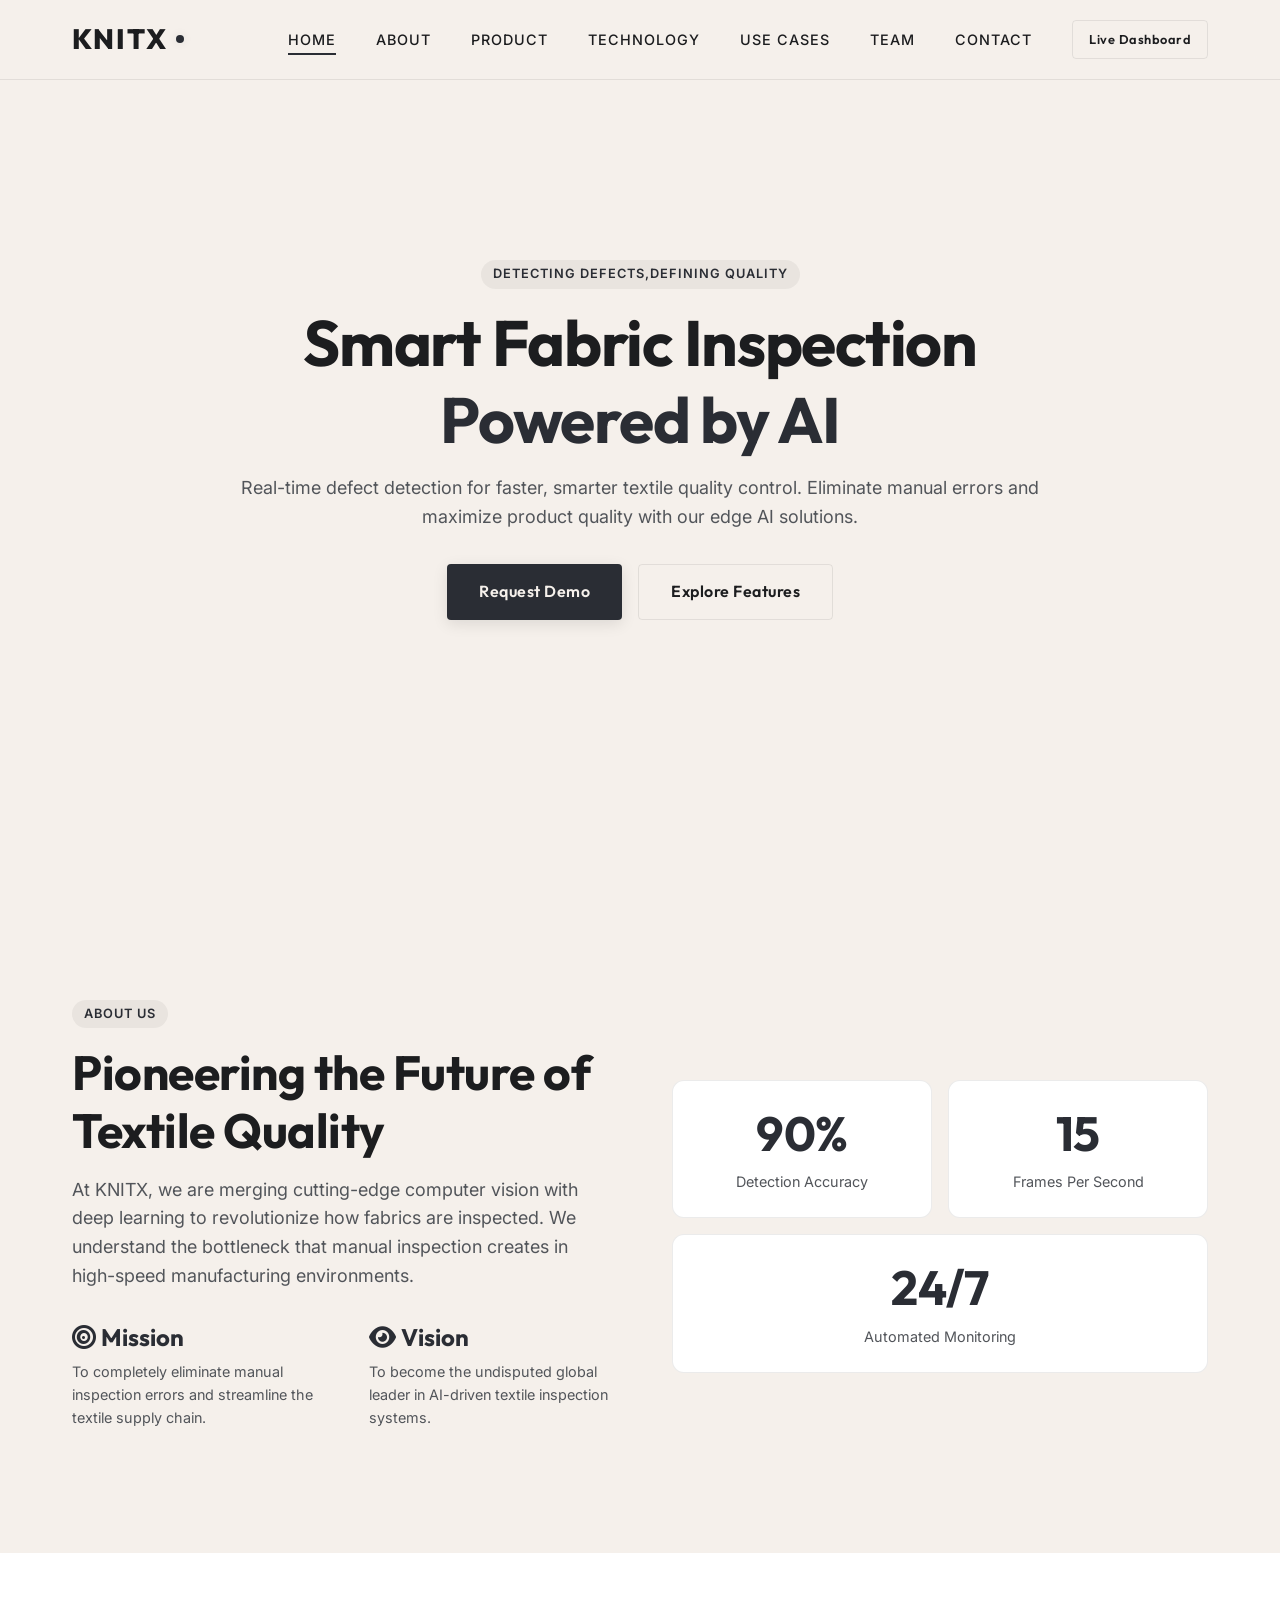
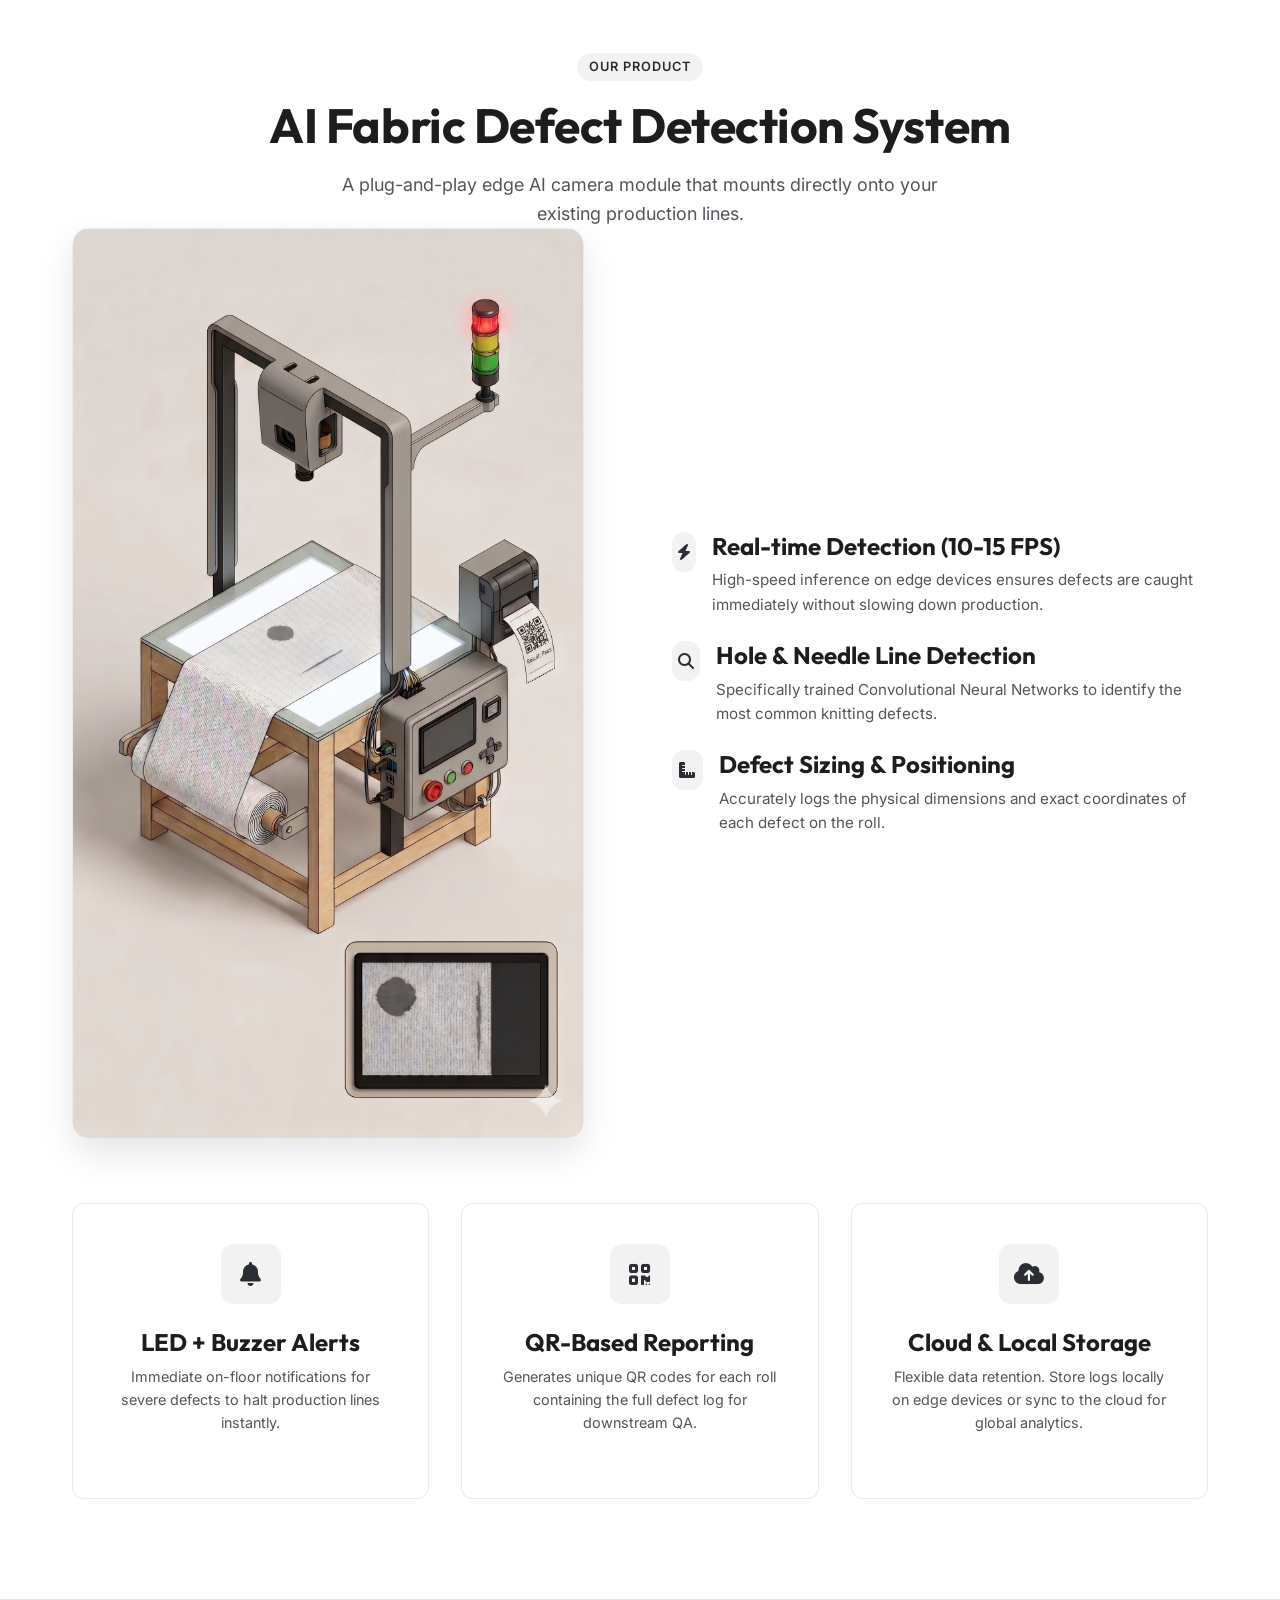
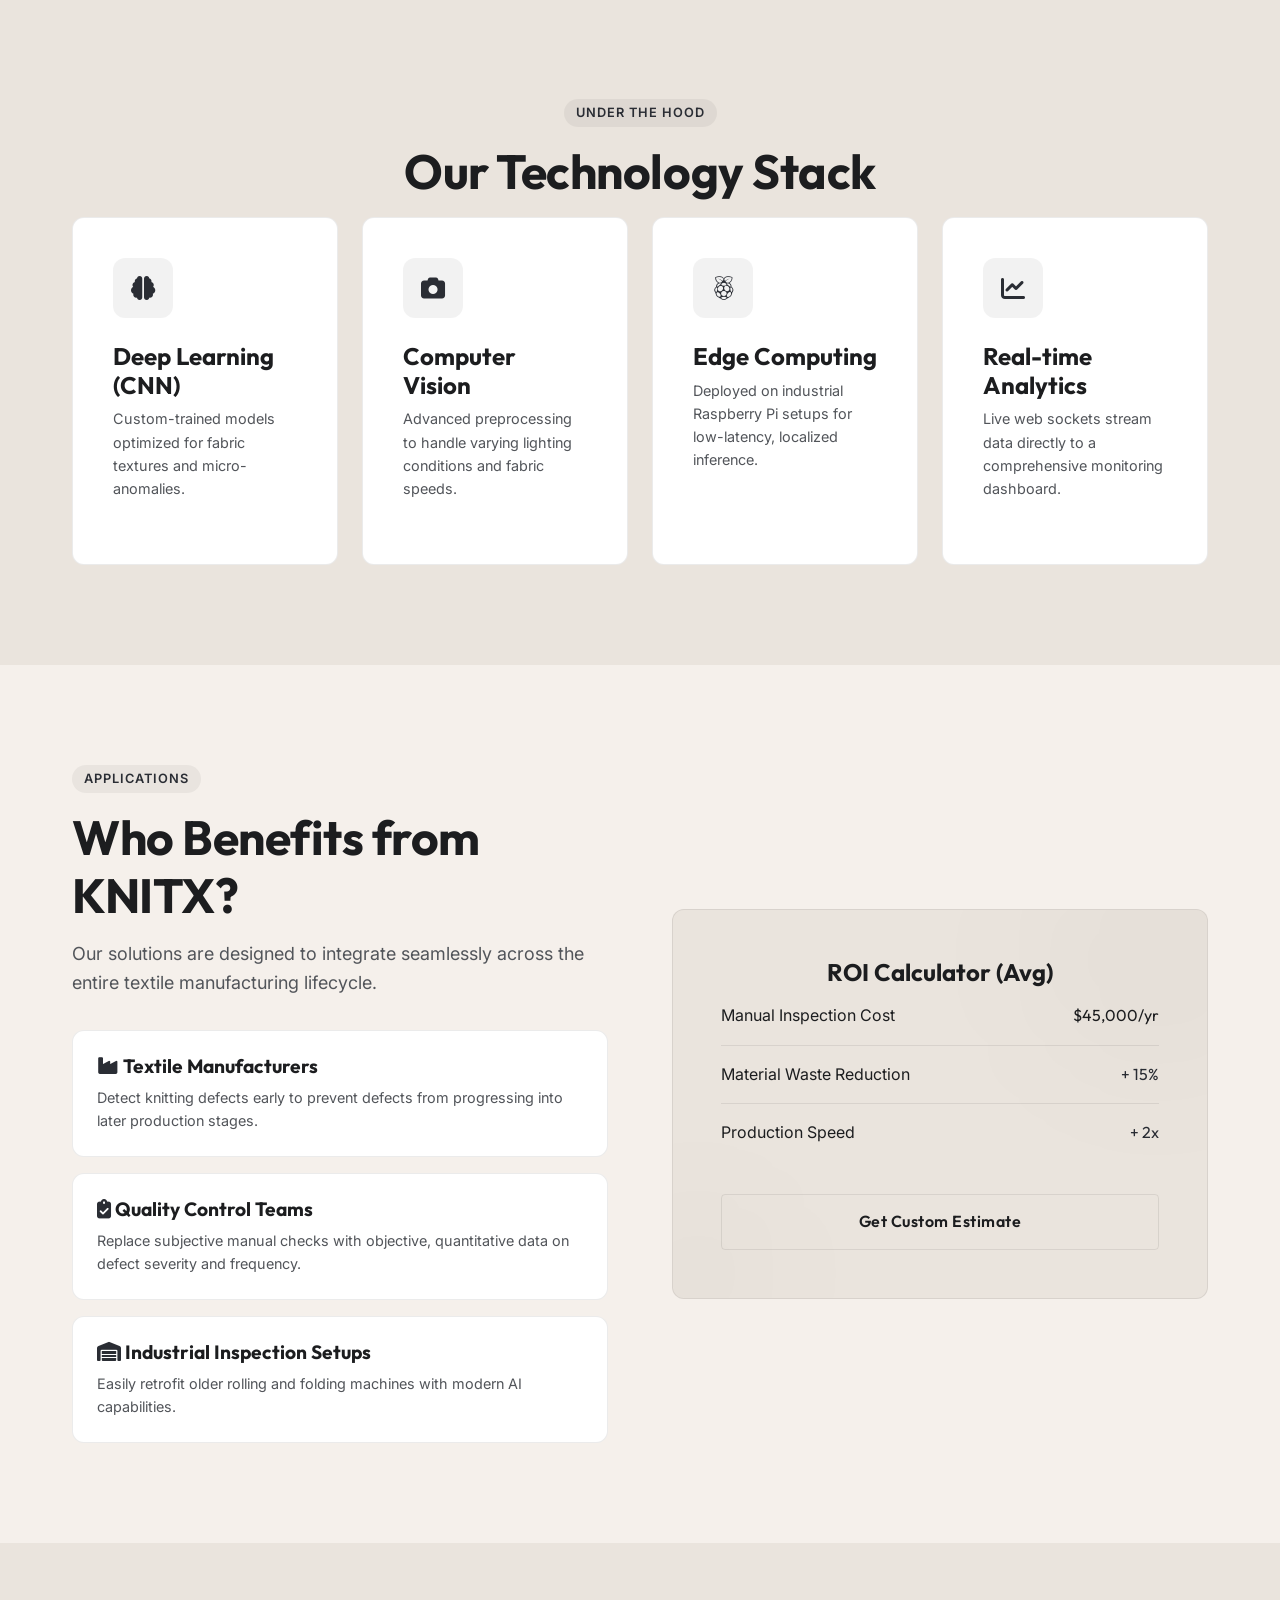
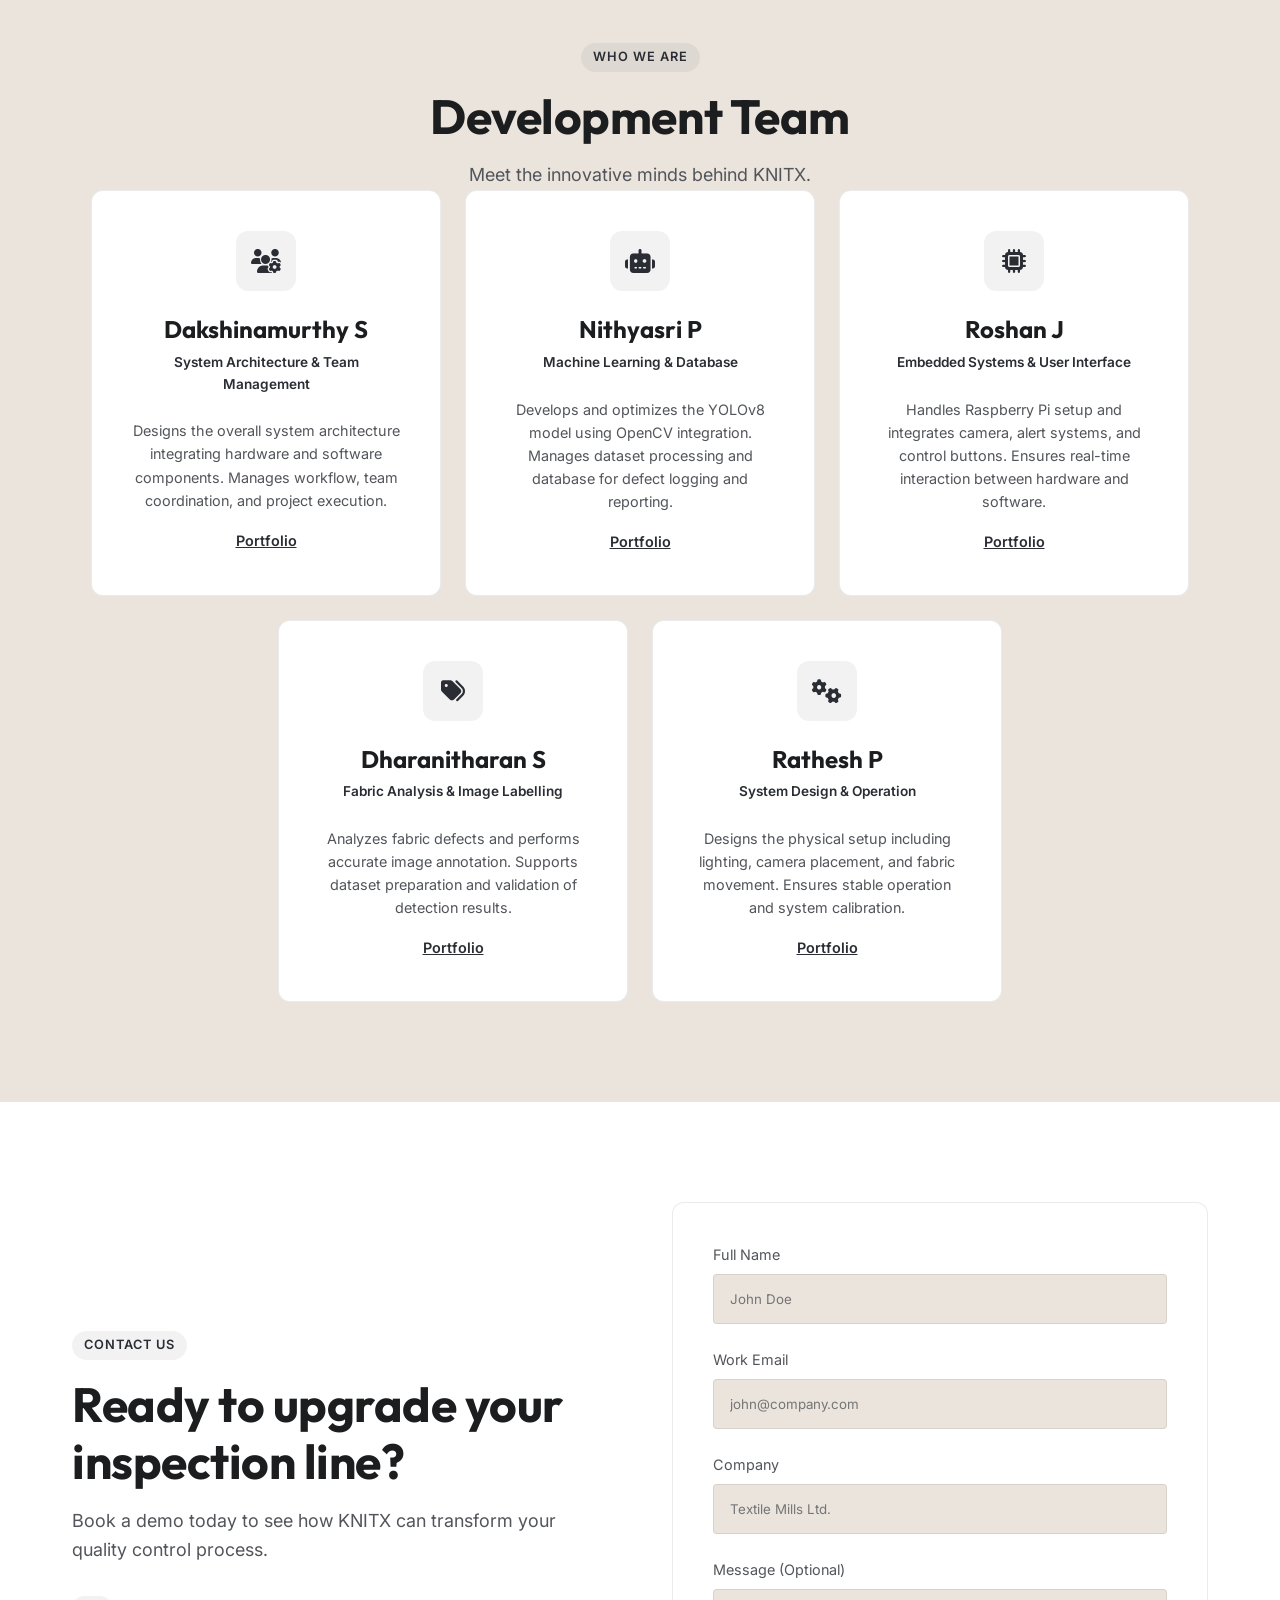
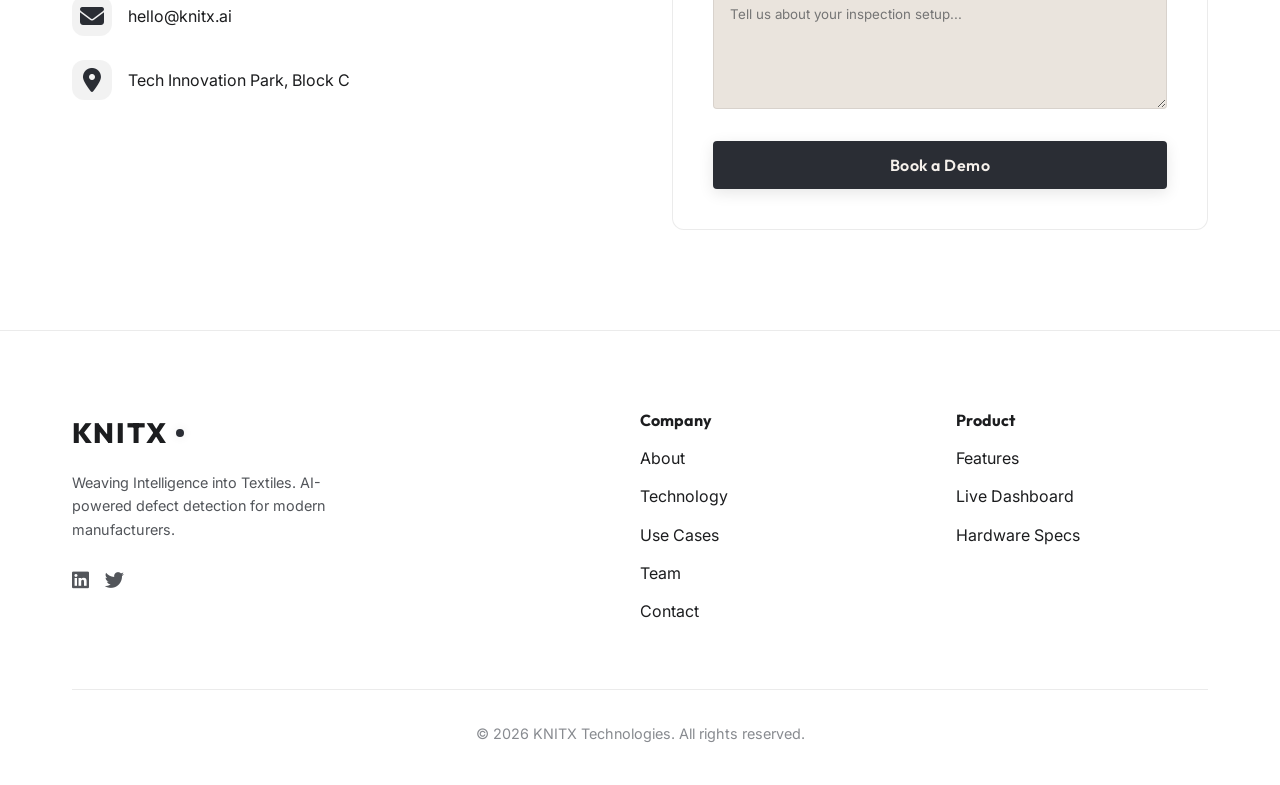
<file: index.html>
<!DOCTYPE html>
<html lang="en">
<head>
    <meta charset="UTF-8">
    <meta name="viewport" content="width=device-width, initial-scale=1.0">
    <title>KNITX | AI Fabric Defect Detection</title>
    <meta name="description" content="Real-time defect detection for faster, smarter textile quality control powered by AI.">
    
    <!-- CSS -->
    <link rel="stylesheet" href="css/main.css">
    <link rel="stylesheet" href="css/layout.css">
    <link rel="stylesheet" href="css/components.css">
    <link rel="stylesheet" href="css/animations.css">
    
    <!-- Icons -->
    <link rel="stylesheet" href="https://cdnjs.cloudflare.com/ajax/libs/font-awesome/6.4.0/css/all.min.css">
</head>
<body>

    <!-- Header -->
    <header class="header">
        <div class="container">
            <a href="#" class="logo">
                KNITX <span class="logo-dot"></span>
            </a>
            <nav class="nav-links">
                <a href="#home" class="nav-link active">Home</a>
                <a href="#about" class="nav-link">About</a>
                <a href="#product" class="nav-link">Product</a>
                <a href="#technology" class="nav-link">Technology</a>
                <a href="#use-cases" class="nav-link">Use Cases</a>
                <a href="#team" class="nav-link">Team</a>
                <a href="#contact" class="nav-link">Contact</a>
                <a href="dashboard.html" class="btn btn-outline" style="padding: 0.5rem 1rem; font-size: 0.8rem;">Live Dashboard</a>
            </nav>
        </div>
    </header>

    <!-- Hero Section -->
    <section id="home" class="hero" style="min-height: 100vh; display: flex; align-items: center; padding-top: var(--header-height); background: var(--bg-primary);">
        <div class="container text-center">
            <div class="hero-content reveal-left" style="max-width: 800px; margin: 0 auto;">
                <span class="badge mb-4">Detecting Defects,Defining Quality</span>
                <h1 class="mb-4">Smart Fabric Inspection <br><span class="text-accent">Powered by AI</span></h1>
                <p class="mb-8">Real-time defect detection for faster, smarter textile quality control. Eliminate manual errors and maximize product quality with our edge AI solutions.</p>
                <div style="display: flex; gap: 1rem; justify-content: center;">
                    <a href="#contact" class="btn btn-primary">Request Demo</a>
                    <a href="#product" class="btn btn-outline">Explore Features</a>
                </div>
            </div>
        </div>
    </section>

    <!-- About Section -->
    <section id="about" style="background-color: var(--bg-primary);">
        <div class="container grid-2">
            <div class="reveal-left">
                <span class="badge mb-4">About Us</span>
                <h2 class="mb-4">Pioneering the Future of Textile Quality</h2>
                <p>At KNITX, we are merging cutting-edge computer vision with deep learning to revolutionize how fabrics are inspected. We understand the bottleneck that manual inspection creates in high-speed manufacturing environments.</p>
                <div style="display: flex; gap: 2rem; margin-top: 2rem;">
                    <div>
                        <h3 class="text-accent mb-2"><i class="fa-solid fa-bullseye"></i> Mission</h3>
                        <p style="font-size: 0.9rem;">To completely eliminate manual inspection errors and streamline the textile supply chain.</p>
                    </div>
                    <div>
                        <h3 class="text-accent mb-2"><i class="fa-solid fa-eye"></i> Vision</h3>
                        <p style="font-size: 0.9rem;">To become the undisputed global leader in AI-driven textile inspection systems.</p>
                    </div>
                </div>
            </div>
            <div class="grid-2 reveal-right" style="gap: 1rem;">
                <div class="card" style="padding: 1.5rem; text-align: center;">
                    <h2 class="text-accent mb-2">90%</h2>
                    <p style="font-size: 0.9rem; margin:0;">Detection Accuracy</p>
                </div>
                <div class="card" style="padding: 1.5rem; text-align: center;">
                    <h2 class="text-accent mb-2">15</h2>
                    <p style="font-size: 0.9rem; margin:0;">Frames Per Second</p>
                </div>
                <div class="card" style="padding: 1.5rem; text-align: center; grid-column: span 2;">
                    <h2 class="text-accent mb-2">24/7</h2>
                    <p style="font-size: 0.9rem; margin:0;">Automated Monitoring</p>
                </div>
            </div>
        </div>
    </section>

    <!-- Product Section -->
    <section id="product" style="background-color: var(--bg-secondary);">
        <div class="container text-center mb-12 reveal">
            <span class="badge mb-4">Our Product</span>
            <h2>AI Fabric Defect Detection System</h2>
            <p style="max-width: 600px; margin: 0 auto;">A plug-and-play edge AI camera module that mounts directly onto your existing production lines.</p>
        </div>
        <div class="container grid-2" style="margin-bottom: 4rem; align-items: center;">
            <div class="reveal-left" style="padding-right: 1.5rem;">
                <img src="assets/images/machine.png" alt="KNITX AI Camera Module Visualization" style="width: 100%; max-width: 550px; height: auto; border-radius: 16px; border: 1px solid var(--border-color); box-shadow: 0 15px 35px rgba(0, 0, 0, 0.1); display: block; margin: 0 auto;">
            </div>
            <div class="reveal-right" style="display: flex; flex-direction: column; justify-content: center;">
                <ul style="display: flex; flex-direction: column; gap: 1.5rem;">
                    <li style="display: flex; gap: 1rem; align-items: flex-start;">
                        <div class="card-icon" style="width: 40px; height: 40px; margin-bottom: 0; font-size: 1rem;"><i class="fa-solid fa-bolt"></i></div>
                        <div>
                            <h3 class="mb-2">Real-time Detection (10-15 FPS)</h3>
                            <p style="font-size: 0.95rem; margin:0;">High-speed inference on edge devices ensures defects are caught immediately without slowing down production.</p>
                        </div>
                    </li>
                    <li style="display: flex; gap: 1rem; align-items: flex-start;">
                        <div class="card-icon" style="width: 40px; height: 40px; margin-bottom: 0; font-size: 1rem;"><i class="fa-solid fa-magnifying-glass"></i></div>
                        <div>
                            <h3 class="mb-2">Hole & Needle Line Detection</h3>
                            <p style="font-size: 0.95rem; margin:0;">Specifically trained Convolutional Neural Networks to identify the most common knitting defects.</p>
                        </div>
                    </li>
                    <li style="display: flex; gap: 1rem; align-items: flex-start;">
                        <div class="card-icon" style="width: 40px; height: 40px; margin-bottom: 0; font-size: 1rem;"><i class="fa-solid fa-ruler-combined"></i></div>
                        <div>
                            <h3 class="mb-2">Defect Sizing & Positioning</h3>
                            <p style="font-size: 0.95rem; margin:0;">Accurately logs the physical dimensions and exact coordinates of each defect on the roll.</p>
                        </div>
                    </li>
                </ul>
            </div>
        </div>
        <div class="container grid-3">
            <div class="card reveal delay-100 text-center">
                <div class="card-icon mx-auto" style="margin: 0 auto 1.5rem;"><i class="fa-solid fa-bell"></i></div>
                <h3 class="mb-2">LED + Buzzer Alerts</h3>
                <p style="font-size: 0.9rem;">Immediate on-floor notifications for severe defects to halt production lines instantly.</p>
            </div>
            <div class="card reveal delay-200 text-center">
                <div class="card-icon mx-auto" style="margin: 0 auto 1.5rem;"><i class="fa-solid fa-qrcode"></i></div>
                <h3 class="mb-2">QR-Based Reporting</h3>
                <p style="font-size: 0.9rem;">Generates unique QR codes for each roll containing the full defect log for downstream QA.</p>
            </div>
            <div class="card reveal delay-300 text-center">
                <div class="card-icon mx-auto" style="margin: 0 auto 1.5rem;"><i class="fa-solid fa-cloud-arrow-up"></i></div>
                <h3 class="mb-2">Cloud & Local Storage</h3>
                <p style="font-size: 0.9rem;">Flexible data retention. Store logs locally on edge devices or sync to the cloud for global analytics.</p>
            </div>
        </div>
    </section>

    <!-- Technology Section -->
    <section id="technology" style="background: var(--bg-tertiary);">
        <div class="container text-center mb-12 reveal">
            <span class="badge mb-4">Under the Hood</span>
            <h2>Our Technology Stack</h2>
        </div>
        <div class="container grid-4">
            <div class="card reveal delay-100">
                <div class="card-icon"><i class="fa-solid fa-brain"></i></div>
                <h3 class="mb-2">Deep Learning (CNN)</h3>
                <p style="font-size: 0.9rem;">Custom-trained models optimized for fabric textures and micro-anomalies.</p>
            </div>
            <div class="card reveal delay-200">
                <div class="card-icon"><i class="fa-solid fa-camera"></i></div>
                <h3 class="mb-2">Computer Vision</h3>
                <p style="font-size: 0.9rem;">Advanced preprocessing to handle varying lighting conditions and fabric speeds.</p>
            </div>
            <div class="card reveal delay-300">
                <div class="card-icon"><i class="fa-brands fa-raspberry-pi"></i></div>
                <h3 class="mb-2">Edge Computing</h3>
                <p style="font-size: 0.9rem;">Deployed on industrial Raspberry Pi setups for low-latency, localized inference.</p>
            </div>
            <div class="card reveal delay-400">
                <div class="card-icon"><i class="fa-solid fa-chart-line"></i></div>
                <h3 class="mb-2">Real-time Analytics</h3>
                <p style="font-size: 0.9rem;">Live web sockets stream data directly to a comprehensive monitoring dashboard.</p>
            </div>
        </div>
    </section>

    <!-- Use Cases -->
    <section id="use-cases" style="background-color: var(--bg-primary);">
        <div class="container grid-2 align-items-center">
            <div class="reveal-left">
                <span class="badge mb-4">Applications</span>
                <h2 class="mb-4">Who Benefits from KNITX?</h2>
                <p>Our solutions are designed to integrate seamlessly across the entire textile manufacturing lifecycle.</p>
                <div style="margin-top: 2rem;">
                    <div class="card mb-4" style="padding: 1.5rem;">
                        <h3 style="font-size: 1.2rem;" class="mb-2"><i class="fa-solid fa-industry text-accent"></i> Textile Manufacturers</h3>
                        <p style="font-size: 0.9rem; margin:0;">Detect knitting defects early to prevent defects from progressing into later production stages.</p>
                    </div>
                    <div class="card mb-4" style="padding: 1.5rem;">
                        <h3 style="font-size: 1.2rem;" class="mb-2"><i class="fa-solid fa-clipboard-check text-accent"></i> Quality Control Teams</h3>
                        <p style="font-size: 0.9rem; margin:0;">Replace subjective manual checks with objective, quantitative data on defect severity and frequency.</p>
                    </div>
                    <div class="card" style="padding: 1.5rem;">
                        <h3 style="font-size: 1.2rem;" class="mb-2"><i class="fa-solid fa-warehouse text-accent"></i> Industrial Inspection Setups</h3>
                        <p style="font-size: 0.9rem; margin:0;">Easily retrofit older rolling and folding machines with modern AI capabilities.</p>
                    </div>
                </div>
            </div>
            <div class="reveal-right">
                <!-- Abstract visual representation of use cases -->
                <div style="background: var(--bg-tertiary); border-radius: 12px; padding: 3rem; border: 1px solid var(--border-color); position: relative; overflow: hidden;">
                    <div style="position: absolute; top: -50px; right: -50px; width: 200px; height: 200px; background: rgba(0,0,0,0.03); filter: blur(80px); border-radius: 50%;"></div>
                    <div style="position: absolute; bottom: -50px; left: -50px; width: 150px; height: 150px; background: rgba(0,0,0,0.02); filter: blur(60px); border-radius: 50%;"></div>
                    
                    <h3 class="mb-4 text-center">ROI Calculator (Avg)</h3>
                    <div style="display: flex; justify-content: space-between; border-bottom: 1px solid var(--border-color); padding-bottom: 1rem; margin-bottom: 1rem;">
                        <span class="text-secondary">Manual Inspection Cost</span>
                        <span style="font-family: var(--font-heading);">$45,000/yr</span>
                    </div>
                    <div style="display: flex; justify-content: space-between; border-bottom: 1px solid var(--border-color); padding-bottom: 1rem; margin-bottom: 1rem;">
                        <span class="text-secondary">Material Waste Reduction</span>
                        <span class="text-accent" style="font-family: var(--font-heading);">+ 15%</span>
                    </div>
                    <div style="display: flex; justify-content: space-between; padding-bottom: 1rem; margin-bottom: 1rem;">
                        <span class="text-secondary">Production Speed</span>
                        <span class="text-accent" style="font-family: var(--font-heading);">+ 2x</span>
                    </div>
                    <a href="#contact" class="btn btn-outline" style="width: 100%; margin-top: 1rem;">Get Custom Estimate</a>
                </div>
            </div>
        </div>
    </section>

    <!-- Team Section -->
    <section id="team" style="background-color: var(--bg-tertiary);">
        <div class="container text-center mb-12 reveal">
            <span class="badge mb-4">Who We Are</span>
            <h2>Development Team</h2>
            <p style="max-width: 600px; margin: 0 auto;">Meet the innovative minds behind KNITX.</p>
        </div>
        <div class="container" style="display: flex; flex-wrap: wrap; gap: 1.5rem; justify-content: center;">
            <div class="card reveal delay-100" style="flex: 1 1 300px; max-width: 350px; text-align: center;">
                <div class="card-icon mx-auto" style="margin: 0 auto 1.5rem;"><i class="fa-solid fa-users-gear"></i></div>
                <h3 class="mb-2">Dakshinamurthy S</h3>
                <p class="text-accent mb-3" style="font-size: 0.85rem; font-weight: 600;">System Architecture & Team Management</p>
                <p style="font-size: 0.9rem; margin-bottom: 1rem;">Designs the overall system architecture integrating hardware and software components. Manages workflow, team coordination, and project execution.</p>
                <a href="https://dakshina9319.github.io/Portfolio/" target="_blank" class="text-accent" style="font-size: 0.9rem; font-weight: 600; text-decoration: underline;">Portfolio</a>
            </div>
            <div class="card reveal delay-200" style="flex: 1 1 300px; max-width: 350px; text-align: center;">
                <div class="card-icon mx-auto" style="margin: 0 auto 1.5rem;"><i class="fa-solid fa-robot"></i></div>
                <h3 class="mb-2">Nithyasri P</h3>
                <p class="text-accent mb-3" style="font-size: 0.85rem; font-weight: 600;">Machine Learning & Database</p>
                <p style="font-size: 0.9rem; margin-bottom: 1rem;">Develops and optimizes the YOLOv8 model using OpenCV integration. Manages dataset processing and database for defect logging and reporting.</p>
                <a href="https://nithya-sri07.github.io/Nithya-portfolio/" target="_blank" class="text-accent" style="font-size: 0.9rem; font-weight: 600; text-decoration: underline;">Portfolio</a>
            </div>
            <div class="card reveal delay-300" style="flex: 1 1 300px; max-width: 350px; text-align: center;">
                <div class="card-icon mx-auto" style="margin: 0 auto 1.5rem;"><i class="fa-solid fa-microchip"></i></div>
                <h3 class="mb-2">Roshan J</h3>
                <p class="text-accent mb-3" style="font-size: 0.85rem; font-weight: 600;">Embedded Systems & User Interface</p>
                <p style="font-size: 0.9rem; margin-bottom: 1rem;">Handles Raspberry Pi setup and integrates camera, alert systems, and control buttons. Ensures real-time interaction between hardware and software.</p>
                <a href="https://roshan-j55.github.io/portfolio/" target="_blank" class="text-accent" style="font-size: 0.9rem; font-weight: 600; text-decoration: underline;">Portfolio</a>
            </div>
            <div class="card reveal delay-400" style="flex: 1 1 300px; max-width: 350px; text-align: center;">
                <div class="card-icon mx-auto" style="margin: 0 auto 1.5rem;"><i class="fa-solid fa-tags"></i></div>
                <h3 class="mb-2">Dharanitharan S</h3>
                <p class="text-accent mb-3" style="font-size: 0.85rem; font-weight: 600;">Fabric Analysis & Image Labelling</p>
                <p style="font-size: 0.9rem; margin-bottom: 1rem;">Analyzes fabric defects and performs accurate image annotation. Supports dataset preparation and validation of detection results.</p>
                <a href="https://dharanitharans17-jpg.github.io/Dharanitharan-portfiolio/" target="_blank" class="text-accent" style="font-size: 0.9rem; font-weight: 600; text-decoration: underline;">Portfolio</a>
            </div>
            <div class="card reveal delay-500" style="flex: 1 1 300px; max-width: 350px; text-align: center;">
                <div class="card-icon mx-auto" style="margin: 0 auto 1.5rem;"><i class="fa-solid fa-gears"></i></div>
                <h3 class="mb-2">Rathesh P</h3>
                <p class="text-accent mb-3" style="font-size: 0.85rem; font-weight: 600;">System Design & Operation</p>
                <p style="font-size: 0.9rem; margin-bottom: 1rem;">Designs the physical setup including lighting, camera placement, and fabric movement. Ensures stable operation and system calibration.</p>
                <a href="https://rathesh-portfolio1.netlify.app/" target="_blank" class="text-accent" style="font-size: 0.9rem; font-weight: 600; text-decoration: underline;">Portfolio</a>
            </div>
        </div>
    </section>

    <!-- Contact Section -->
    <section id="contact" style="background-color: var(--bg-secondary);">
        <div class="container grid-2">
            <div class="reveal-left">
                <span class="badge mb-4">Contact Us</span>
                <h2 class="mb-4">Ready to upgrade your inspection line?</h2>
                <p class="mb-8">Book a demo today to see how KNITX can transform your quality control process.</p>
                
                <div style="display: flex; gap: 1.5rem; flex-direction: column;">
                    <div style="display: flex; align-items: center; gap: 1rem;">
                        <div class="card-icon" style="width: 40px; height: 40px; margin-bottom: 0;"><i class="fa-solid fa-envelope"></i></div>
                        <span>hello@knitx.ai</span>
                    </div>
                    <div style="display: flex; align-items: center; gap: 1rem;">
                        <div class="card-icon" style="width: 40px; height: 40px; margin-bottom: 0;"><i class="fa-solid fa-location-dot"></i></div>
                        <span>Tech Innovation Park, Block C</span>
                    </div>
                </div>
            </div>
            <div class="reveal-right">
                <form class="card" onsubmit="event.preventDefault(); alert('Demo requested successfully!');">
                    <div class="form-group">
                        <label class="form-label" for="name">Full Name</label>
                        <input type="text" id="name" class="form-control" placeholder="John Doe" required>
                    </div>
                    <div class="form-group">
                        <label class="form-label" for="email">Work Email</label>
                        <input type="email" id="email" class="form-control" placeholder="john@company.com" required>
                    </div>
                    <div class="form-group">
                        <label class="form-label" for="company">Company</label>
                        <input type="text" id="company" class="form-control" placeholder="Textile Mills Ltd." required>
                    </div>
                    <div class="form-group">
                        <label class="form-label" for="message">Message (Optional)</label>
                        <textarea id="message" class="form-control" placeholder="Tell us about your inspection setup..."></textarea>
                    </div>
                    <button type="submit" class="btn btn-primary" style="width: 100%;">Book a Demo</button>
                </form>
            </div>
        </div>
    </section>

    <!-- Footer -->
    <footer class="footer">
        <div class="container">
            <div class="footer-grid">
                <div>
                    <a href="#" class="logo mb-4">
                        KNITX <span class="logo-dot"></span>
                    </a>
                    <p style="font-size: 0.9rem; max-width: 300px;">Weaving Intelligence into Textiles. AI-powered defect detection for modern manufacturers.</p>
                    <div style="display: flex; gap: 1rem; margin-top: 1.5rem;">
                        <a href="#" style="font-size: 1.2rem; color: var(--text-secondary);"><i class="fa-brands fa-linkedin"></i></a>
                        <a href="#" style="font-size: 1.2rem; color: var(--text-secondary);"><i class="fa-brands fa-twitter"></i></a>
                    </div>
                </div>
                <div>
                    <h4 class="mb-4">Company</h4>
                    <ul style="display: flex; flex-direction: column; gap: 0.8rem;">
                        <li><a href="#about">About</a></li>
                        <li><a href="#technology">Technology</a></li>
                        <li><a href="#use-cases">Use Cases</a></li>
                        <li><a href="#team">Team</a></li>
                        <li><a href="#contact">Contact</a></li>
                    </ul>
                </div>
                <div>
                    <h4 class="mb-4">Product</h4>
                    <ul style="display: flex; flex-direction: column; gap: 0.8rem;">
                        <li><a href="#product">Features</a></li>
                        <li><a href="dashboard.html">Live Dashboard</a></li>
                        <li><a href="#">Hardware Specs</a></li>
                    </ul>
                </div>
            </div>
            <div class="footer-bottom">
                &copy; 2026 KNITX Technologies. All rights reserved.
            </div>
        </div>
    </footer>

    <!-- JS -->
    <script src="js/main.js"></script>
</body>
</html>
</file>
<file: css/main.css>
@import url('https://fonts.googleapis.com/css2?family=Outfit:wght@300;400;500;600;700;800&family=Inter:wght@400;500;600&display=swap');

:root {
  /* Colors */
  --bg-primary: #f5f0eb; /* Soft cream */
  --bg-secondary: #ffffff; /* White */
  --bg-tertiary: #eae4dd; /* Darker cream */
  
  --text-primary: #1c1d1f; /* Dark charcoal */
  --text-secondary: #52555a; /* Grey */
  --text-muted: #888b90;
  
  --accent-neon: #2a2d34; /* Dark grey/black for buttons */
  --accent-neon-hover: #000000;
  --accent-neon-glow: rgba(0, 0, 0, 0.1);
  
  --border-color: rgba(0, 0, 0, 0.08);
  --border-color-hover: rgba(0, 0, 0, 0.2);
  
  /* Typography */
  --font-heading: 'Outfit', sans-serif;
  --font-body: 'Inter', sans-serif;
  
  /* Layout */
  --container-width: 1200px;
  --header-height: 80px;
  --section-padding: 100px 0;
  
  /* Transitions */
  --transition-fast: 0.2s ease;
  --transition-normal: 0.3s ease;
  --transition-slow: 0.5s ease;
}

* {
  margin: 0;
  padding: 0;
  box-sizing: border-box;
}

html {
  scroll-behavior: smooth;
}

body {
  font-family: var(--font-body);
  background-color: var(--bg-primary);
  color: var(--text-primary);
  line-height: 1.6;
  overflow-x: hidden;
  -webkit-font-smoothing: antialiased;
  -moz-osx-font-smoothing: grayscale;
}

h1, h2, h3, h4, h5, h6 {
  font-family: var(--font-heading);
  line-height: 1.2;
  font-weight: 700;
  margin-bottom: 1rem;
}

h1 {
  font-size: clamp(2.5rem, 5vw, 4.5rem);
  letter-spacing: -0.02em;
}

h2 {
  font-size: clamp(2rem, 4vw, 3rem);
  letter-spacing: -0.01em;
}

h3 {
  font-size: 1.5rem;
}

p {
  color: var(--text-secondary);
  font-size: 1.125rem;
  margin-bottom: 1.5rem;
}

a {
  color: var(--text-primary);
  text-decoration: none;
  transition: color var(--transition-fast);
}

a:hover {
  color: var(--accent-neon);
}

ul {
  list-style: none;
}

img {
  max-width: 100%;
  height: auto;
  display: block;
}

.text-accent {
  color: var(--accent-neon);
}

.text-center {
  text-align: center;
}

.mb-2 { margin-bottom: 0.5rem; }
.mb-4 { margin-bottom: 1rem; }
.mb-8 { margin-bottom: 2rem; }
.mb-12 { margin-bottom: 3rem; }
</file>
<file: css/layout.css>
.container {
  max-width: var(--container-width);
  margin: 0 auto;
  padding: 0 2rem;
  width: 100%;
}

section {
  padding: var(--section-padding);
  position: relative;
}

/* Header & Nav */
.header {
  position: fixed;
  top: 0;
  left: 0;
  width: 100%;
  height: var(--header-height);
  background-color: rgba(245, 240, 235, 0.85);
  backdrop-filter: blur(12px);
  -webkit-backdrop-filter: blur(12px);
  z-index: 1000;
  border-bottom: 1px solid var(--border-color);
  transition: all var(--transition-normal);
}

.header .container {
  display: flex;
  justify-content: space-between;
  align-items: center;
  height: 100%;
}

.logo {
  font-family: var(--font-heading);
  font-size: 1.75rem;
  font-weight: 800;
  letter-spacing: 2px;
  color: var(--text-primary);
  display: flex;
  align-items: center;
  gap: 0.5rem;
}

.logo-dot {
  width: 8px;
  height: 8px;
  background-color: var(--accent-neon);
  border-radius: 50%;
  box-shadow: 0 0 10px var(--accent-neon-glow);
}

.nav-links {
  display: flex;
  gap: 2.5rem;
  align-items: center;
}

.nav-link {
  font-size: 0.9rem;
  font-weight: 500;
  text-transform: uppercase;
  letter-spacing: 1px;
  position: relative;
}

.nav-link::after {
  content: '';
  position: absolute;
  bottom: -4px;
  left: 0;
  width: 0;
  height: 2px;
  background-color: var(--accent-neon);
  transition: width var(--transition-normal);
}

.nav-link:hover::after,
.nav-link.active::after {
  width: 100%;
}

/* Grids */
.grid-2 {
  display: grid;
  grid-template-columns: repeat(2, 1fr);
  gap: 4rem;
  align-items: center;
}

.grid-3 {
  display: grid;
  grid-template-columns: repeat(3, 1fr);
  gap: 2rem;
}

.grid-4 {
  display: grid;
  grid-template-columns: repeat(4, 1fr);
  gap: 1.5rem;
}

/* Footer */
.footer {
  background-color: var(--bg-secondary);
  padding: 80px 0 40px;
  border-top: 1px solid var(--border-color);
}

.footer-grid {
  display: grid;
  grid-template-columns: 2fr 1fr 1fr;
  gap: 4rem;
  margin-bottom: 4rem;
}

.footer-bottom {
  text-align: center;
  padding-top: 2rem;
  border-top: 1px solid var(--border-color);
  color: var(--text-muted);
  font-size: 0.9rem;
}

/* Responsive */
@media (max-width: 992px) {
  .grid-2, .grid-3, .grid-4 {
    grid-template-columns: 1fr;
    gap: 2rem;
  }
  
  .footer-grid {
    grid-template-columns: 1fr;
  }
}

@media (max-width: 768px) {
  .nav-links {
    display: none; /* Add mobile menu later if needed, but keeping it simple for now */
  }
  
  section {
    padding: 60px 0;
  }
}
</file>
<file: css/components.css>
/* Buttons */
.btn {
  display: inline-flex;
  align-items: center;
  justify-content: center;
  padding: 0.875rem 2rem;
  border-radius: 4px;
  font-weight: 600;
  font-family: var(--font-heading);
  letter-spacing: 0.5px;
  cursor: pointer;
  transition: all var(--transition-normal);
  border: none;
  font-size: 1rem;
  gap: 0.5rem;
}

.btn-primary {
  background-color: var(--accent-neon);
  color: var(--bg-primary);
  box-shadow: 0 4px 15px rgba(0, 0, 0, 0.1);
}

.btn-primary:hover {
  background-color: var(--accent-neon-hover);
  box-shadow: 0 6px 20px rgba(0, 0, 0, 0.15);
  transform: translateY(-2px);
  color: var(--bg-primary);
}

.btn-outline {
  background-color: transparent;
  color: var(--text-primary);
  border: 1px solid var(--border-color);
}

.btn-outline:hover {
  border-color: var(--accent-neon);
  color: var(--accent-neon);
  transform: translateY(-2px);
}

/* Cards */
.card {
  background-color: var(--bg-secondary);
  border: 1px solid var(--border-color);
  border-radius: 12px;
  padding: 2.5rem;
  transition: all var(--transition-normal);
  position: relative;
  overflow: hidden;
}

.card::before {
  content: '';
  position: absolute;
  top: 0;
  left: 0;
  width: 100%;
  height: 4px;
  background: linear-gradient(90deg, transparent, var(--accent-neon), transparent);
  transform: translateX(-100%);
  transition: transform 0.6s ease;
}

.card:hover {
  transform: translateY(-10px);
  border-color: var(--border-color-hover);
  box-shadow: 0 20px 40px rgba(0, 0, 0, 0.4);
  background-color: var(--bg-tertiary);
}

.card:hover::before {
  transform: translateX(100%);
}

.card-icon {
  width: 60px;
  height: 60px;
  background: rgba(0, 0, 0, 0.05);
  border-radius: 12px;
  display: flex;
  align-items: center;
  justify-content: center;
  margin-bottom: 1.5rem;
  color: var(--accent-neon);
  font-size: 1.5rem;
}

/* Forms */
.form-group {
  margin-bottom: 1.5rem;
}

.form-label {
  display: block;
  margin-bottom: 0.5rem;
  font-size: 0.9rem;
  color: var(--text-secondary);
}

.form-control {
  width: 100%;
  padding: 1rem;
  background-color: var(--bg-tertiary);
  border: 1px solid var(--border-color);
  border-radius: 4px;
  color: var(--text-primary);
  font-family: var(--font-body);
  transition: all var(--transition-fast);
}

.form-control:focus {
  outline: none;
  border-color: var(--accent-neon);
  box-shadow: 0 0 0 2px rgba(0, 0, 0, 0.1);
}

textarea.form-control {
  resize: vertical;
  min-height: 120px;
}

/* Badges */
.badge {
  display: inline-block;
  padding: 0.25rem 0.75rem;
  background-color: rgba(0, 0, 0, 0.05);
  color: var(--accent-neon);
  border-radius: 100px;
  font-size: 0.8rem;
  font-weight: 600;
  text-transform: uppercase;
  letter-spacing: 1px;
  margin-bottom: 1rem;
}
</file>
<file: css/animations.css>
/* Scroll Animations Setup */
.reveal {
  opacity: 0;
  transform: translateY(30px);
  transition: all 0.8s cubic-bezier(0.5, 0, 0, 1);
}

.reveal.active {
  opacity: 1;
  transform: translateY(0);
}

.reveal-left {
  opacity: 0;
  transform: translateX(-50px);
  transition: all 0.8s cubic-bezier(0.5, 0, 0, 1);
}

.reveal-left.active {
  opacity: 1;
  transform: translateX(0);
}

.reveal-right {
  opacity: 0;
  transform: translateX(50px);
  transition: all 0.8s cubic-bezier(0.5, 0, 0, 1);
}

.reveal-right.active {
  opacity: 1;
  transform: translateX(0);
}

/* Staggered delays for child elements */
.delay-100 { transition-delay: 100ms; }
.delay-200 { transition-delay: 200ms; }
.delay-300 { transition-delay: 300ms; }
.delay-400 { transition-delay: 400ms; }

/* Continuous animations */
@keyframes pulseGlow {
  0% { box-shadow: 0 0 10px rgba(0, 0, 0, 0.05); }
  50% { box-shadow: 0 0 25px rgba(0, 0, 0, 0.15); }
  100% { box-shadow: 0 0 10px rgba(0, 0, 0, 0.05); }
}

@keyframes float {
  0% { transform: translateY(0px); }
  50% { transform: translateY(-15px); }
  100% { transform: translateY(0px); }
}

.float-anim {
  animation: float 6s ease-in-out infinite;
}

@keyframes scanLine {
  0% { top: 0; opacity: 0; }
  10% { opacity: 1; }
  90% { opacity: 1; }
  100% { top: 100%; opacity: 0; }
}

.scanner-overlay {
  position: absolute;
  top: 0;
  left: 0;
  width: 100%;
  height: 2px;
  background-color: var(--accent-neon);
  box-shadow: 0 0 15px var(--accent-neon);
  animation: scanLine 3s linear infinite;
  z-index: 10;
}
</file>
